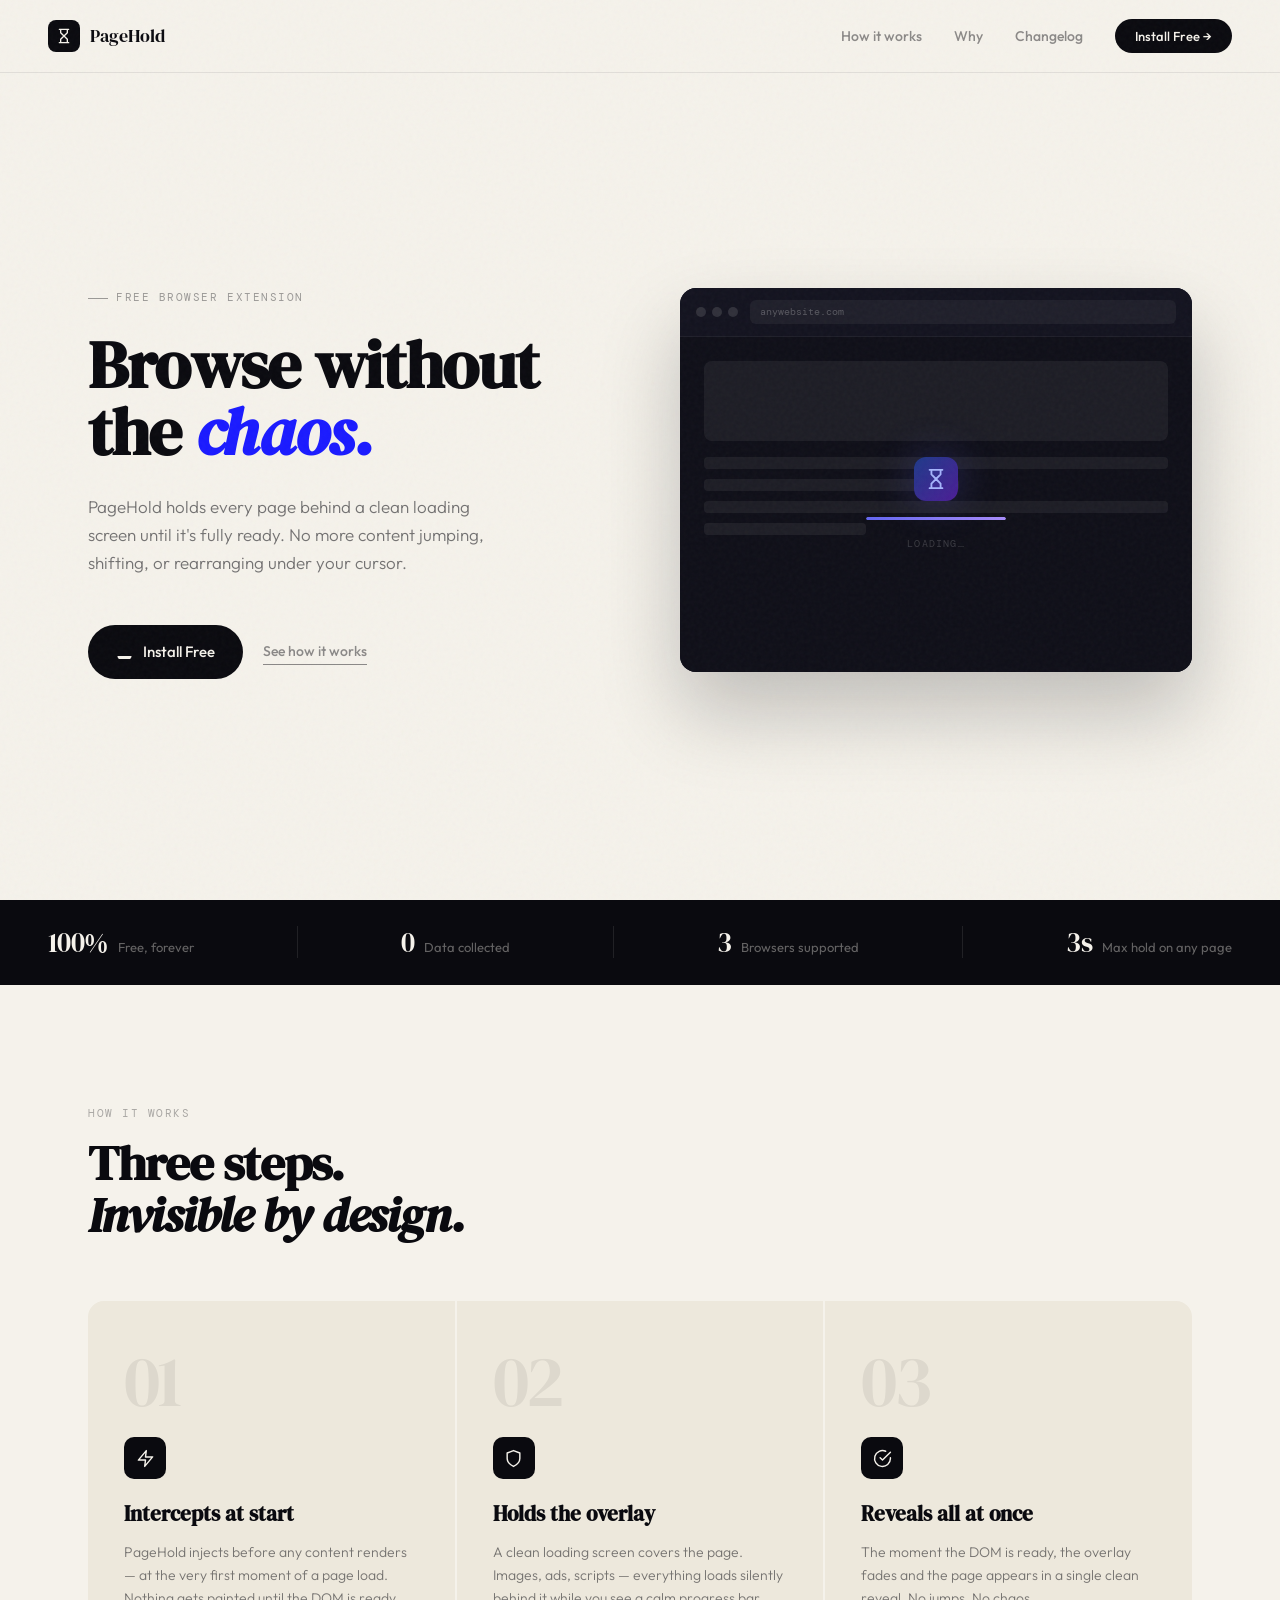
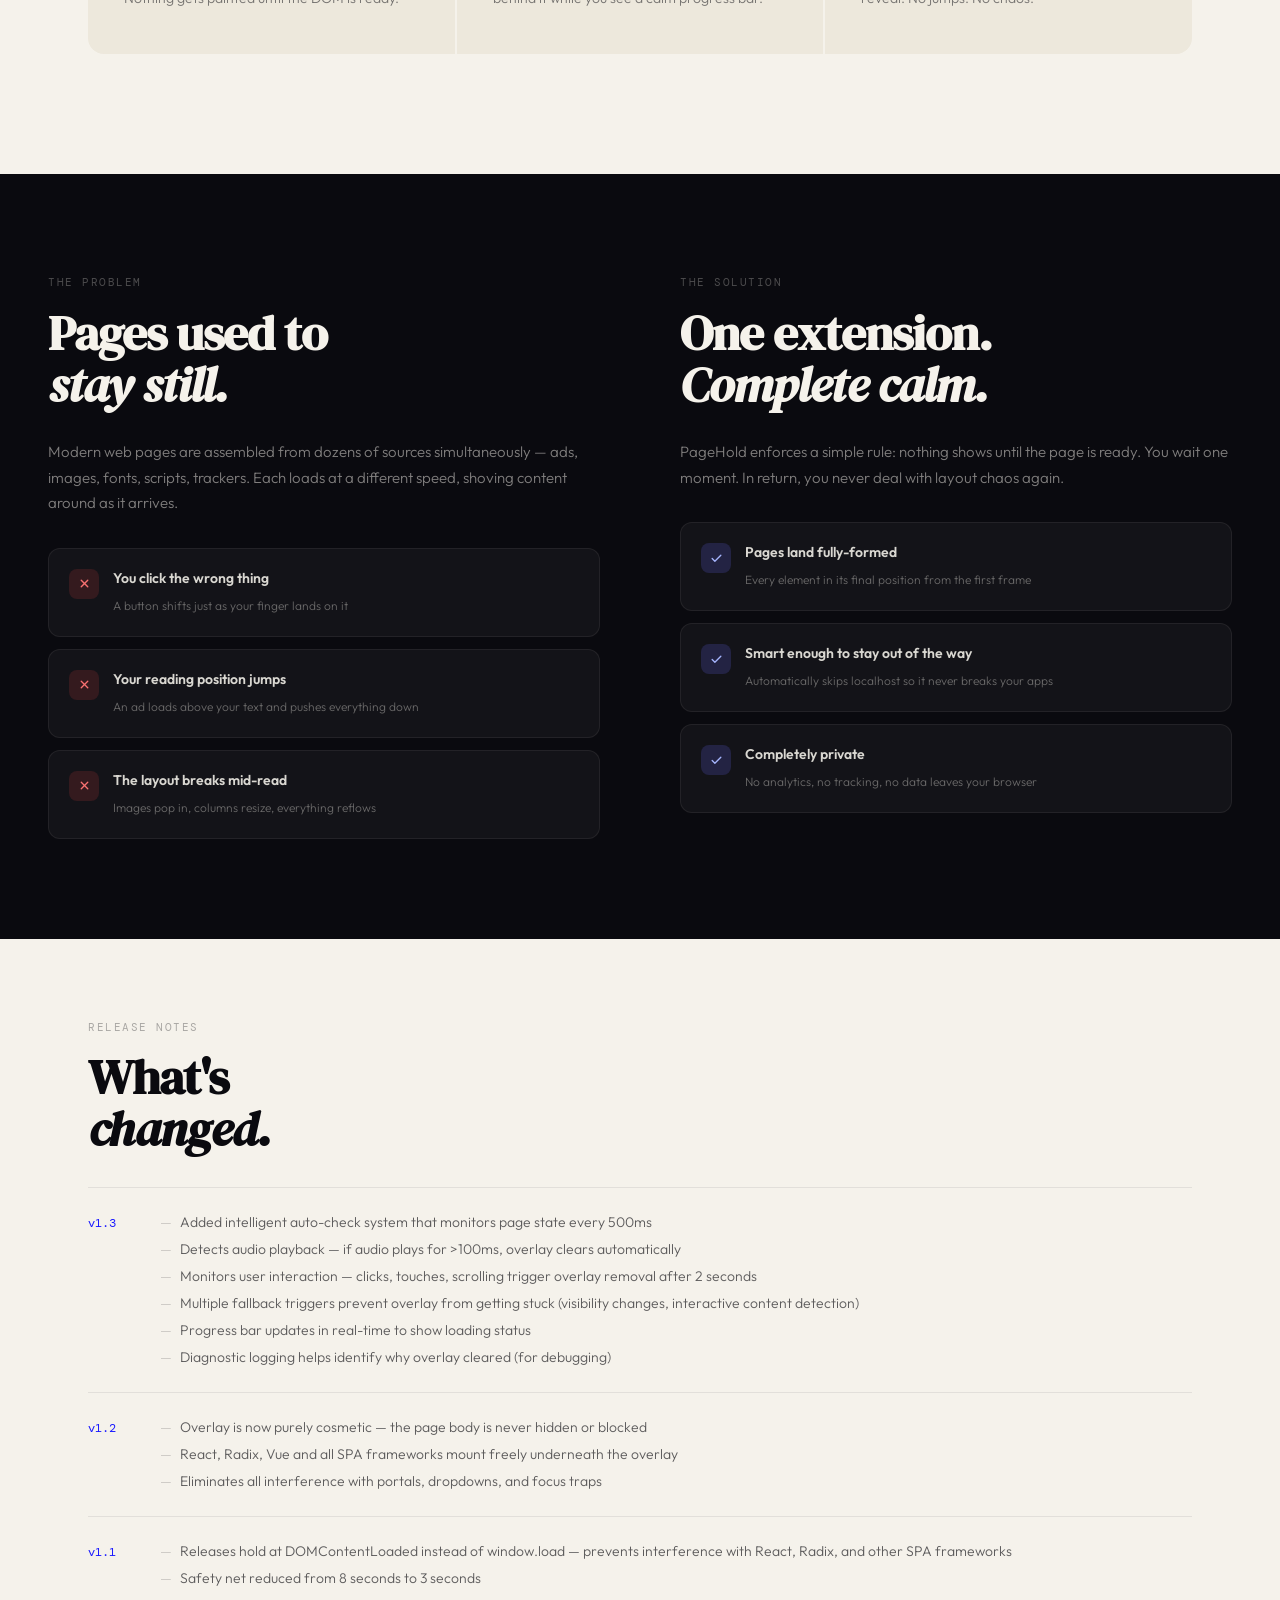
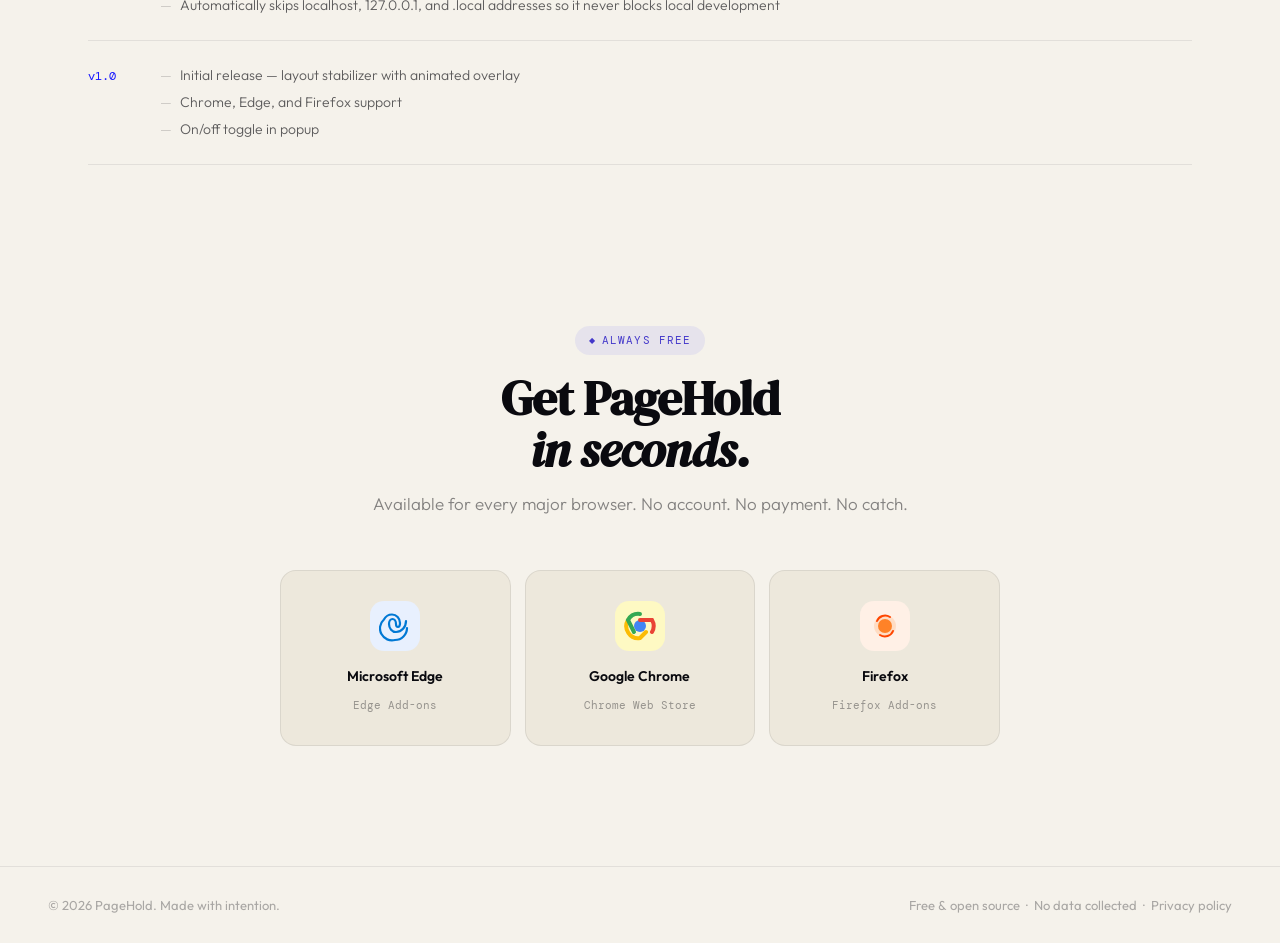
<file: index.html>
<!DOCTYPE html>
<html lang="en">
<head>
  <meta charset="UTF-8" />
  <meta name="viewport" content="width=device-width, initial-scale=1.0" />
  <title>PageHold — Browse Without the Chaos</title>
  <meta name="description" content="PageHold holds every page until it's fully loaded. No shifts. No jumps. No chaos. Just clean, stable browsing." />
  <link rel="preconnect" href="https://fonts.googleapis.com" />
  <link rel="preconnect" href="https://fonts.gstatic.com" crossorigin />
  <link href="https://fonts.googleapis.com/css2?family=DM+Serif+Display:ital@0;1&family=DM+Mono:wght@400;500&family=Outfit:wght@300;400;500;600&display=swap" rel="stylesheet" />
  <style>
    *, *::before, *::after { box-sizing: border-box; margin: 0; padding: 0; }
    :root {
      --ink: #0a0a0f;
      --paper: #f5f2eb;
      --warm: #ede8dc;
      --accent: #1a1aff;
      --serif: 'DM Serif Display', Georgia, serif;
      --mono: 'DM Mono', 'Courier New', monospace;
      --sans: 'Outfit', sans-serif;
    }
    html { scroll-behavior: smooth; }
    body { background: var(--paper); color: var(--ink); font-family: var(--sans); font-weight: 400; line-height: 1.6; overflow-x: hidden; }
    body::before {
      content: '';
      position: fixed; inset: 0;
      background-image: url("data:image/svg+xml,%3Csvg viewBox='0 0 256 256' xmlns='http://www.w3.org/2000/svg'%3E%3Cfilter id='noise'%3E%3CfeTurbulence type='fractalNoise' baseFrequency='0.9' numOctaves='4' stitchTiles='stitch'/%3E%3C/filter%3E%3Crect width='100%25' height='100%25' filter='url(%23noise)' opacity='1'/%3E%3C/svg%3E");
      opacity: 0.035; pointer-events: none; z-index: 9999;
    }

    /* NAV */
    nav { position: fixed; top: 0; left: 0; right: 0; z-index: 100; display: flex; align-items: center; justify-content: space-between; padding: 20px 48px; background: rgba(245,242,235,0.88); backdrop-filter: blur(14px); border-bottom: 1px solid rgba(10,10,15,0.08); }
    .nav-logo { display: flex; align-items: center; gap: 10px; text-decoration: none; color: var(--ink); }
    .nav-logo-mark { width: 32px; height: 32px; background: var(--ink); border-radius: 8px; display: grid; place-items: center; }
    .nav-logo-mark svg { width: 16px; height: 16px; stroke: var(--paper); fill: none; stroke-width: 2; stroke-linecap: round; stroke-linejoin: round; }
    .nav-wordmark { font-family: var(--serif); font-size: 18px; }
    .nav-links { display: flex; align-items: center; gap: 32px; list-style: none; }
    .nav-links a { text-decoration: none; color: var(--ink); font-size: 14px; font-weight: 500; opacity: 0.45; transition: opacity .2s; }
    .nav-links a:hover { opacity: 1; }
    .nav-cta { background: var(--ink) !important; color: var(--paper) !important; padding: 9px 20px !important; border-radius: 99px !important; opacity: 1 !important; font-size: 13px !important; }
    .nav-cta:hover { opacity: 0.85 !important; }

    /* HERO */
    .hero { min-height: 100vh; padding: 160px 48px 100px; display: grid; grid-template-columns: 1fr 1fr; gap: 80px; align-items: center; max-width: 1200px; margin: 0 auto; }
    .hero-eyebrow { display: inline-flex; align-items: center; gap: 8px; font-family: var(--mono); font-size: 11px; letter-spacing: 0.14em; text-transform: uppercase; color: var(--ink); opacity: 0.38; margin-bottom: 24px; }
    .hero-eyebrow::before { content: ''; display: block; width: 20px; height: 1px; background: currentColor; }
    h1 { font-family: var(--serif); font-size: clamp(50px, 5.2vw, 78px); line-height: 1.01; letter-spacing: -0.02em; margin-bottom: 28px; }
    h1 em { font-style: italic; color: var(--accent); }
    .hero-sub { font-size: 17px; font-weight: 300; line-height: 1.65; color: rgba(10,10,15,0.55); max-width: 400px; margin-bottom: 48px; }
    .hero-actions { display: flex; align-items: center; gap: 20px; flex-wrap: wrap; }
    .btn-primary { display: inline-flex; align-items: center; gap: 10px; background: var(--ink); color: var(--paper); text-decoration: none; padding: 15px 28px; border-radius: 99px; font-size: 15px; font-weight: 500; transition: transform .2s, box-shadow .2s; }
    .btn-primary:hover { transform: translateY(-2px); box-shadow: 0 8px 30px rgba(10,10,15,0.22); }
    .btn-primary svg { width: 17px; height: 17px; fill: currentColor; }
    .btn-ghost { display: inline-flex; align-items: center; gap: 6px; color: var(--ink); text-decoration: none; font-size: 14px; font-weight: 500; opacity: 0.45; transition: opacity .2s; border-bottom: 1px solid currentColor; padding-bottom: 2px; }
    .btn-ghost:hover { opacity: 1; }

    /* BROWSER MOCK */
    .browser-mock { background: #1a1a2e; border-radius: 16px; overflow: hidden; box-shadow: 0 40px 80px rgba(10,10,15,0.22), 0 0 0 1px rgba(255,255,255,0.05); aspect-ratio: 4/3; position: relative; }
    .browser-chrome { background: #13131f; padding: 12px 16px; display: flex; align-items: center; gap: 12px; border-bottom: 1px solid rgba(255,255,255,0.05); }
    .browser-dots { display: flex; gap: 6px; }
    .browser-dots span { width: 10px; height: 10px; border-radius: 50%; background: rgba(255,255,255,0.12); }
    .browser-bar { flex: 1; background: rgba(255,255,255,0.05); border-radius: 6px; height: 24px; display: flex; align-items: center; padding: 0 10px; }
    .browser-bar-url { font-family: var(--mono); font-size: 10px; color: rgba(255,255,255,0.25); }
    .browser-body { position: relative; height: calc(100% - 49px); background: #0f0f18; display: flex; flex-direction: column; align-items: center; justify-content: center; gap: 20px; }
    .ghost-content { position: absolute; inset: 0; padding: 24px; display: flex; flex-direction: column; gap: 10px; opacity: 0.06; }
    .ghost-line { height: 12px; background: #fff; border-radius: 4px; }
    .ghost-line.short { width: 55%; }
    .ghost-line.shorter { width: 35%; }
    .ghost-line.tall { height: 80px; width: 100%; border-radius: 8px; margin-bottom: 6px; }
    .mock-overlay { position: relative; z-index: 2; display: flex; flex-direction: column; align-items: center; gap: 16px; }
    .mock-hourglass { width: 44px; height: 44px; background: linear-gradient(135deg, #1e3a8a, #4c1d95); border-radius: 12px; display: grid; place-items: center; box-shadow: 0 0 40px rgba(99,102,241,0.28); }
    .mock-hourglass svg { width: 22px; height: 22px; stroke: #a5b4fc; fill: none; stroke-width: 2; stroke-linecap: round; stroke-linejoin: round; animation: hg-rock 3s ease-in-out infinite; }
    @keyframes hg-rock { 0%,40%{transform:rotate(0deg)} 50%,90%{transform:rotate(180deg)} 100%{transform:rotate(180deg)} }
    .mock-bar-wrap { width: 140px; height: 3px; background: rgba(255,255,255,0.07); border-radius: 99px; overflow: hidden; }
    .mock-bar { height: 100%; background: linear-gradient(90deg,#6366f1,#a78bfa); border-radius: 99px; animation: prog 3s ease-in-out infinite; }
    @keyframes prog { 0%{width:0%} 60%{width:85%} 90%{width:100%} 100%{width:100%;opacity:0} }
    .mock-label { font-family: var(--mono); font-size: 10px; letter-spacing: 0.12em; text-transform: uppercase; color: rgba(255,255,255,0.18); }
    .mock-reveal { position: absolute; inset: 0; background: #fff; display: flex; flex-direction: column; padding: 20px; gap: 8px; animation: rev 3s ease-in-out infinite; opacity: 0; }
    @keyframes rev { 0%,80%{opacity:0;transform:translateY(5px)} 90%,95%{opacity:1;transform:translateY(0)} 100%{opacity:0} }
    .reveal-line { height: 11px; background: #e5e7eb; border-radius: 4px; }
    .reveal-line.h { background: #374151; width: 70%; height: 16px; }
    .reveal-line.s { width: 45%; }
    .reveal-img { height: 70px; background: linear-gradient(135deg,#dbeafe,#ede9fe); border-radius: 8px; margin-bottom: 4px; }

    /* STATS */
    .stats-bar { background: var(--ink); color: var(--paper); padding: 20px 48px; }
    .stats-inner { max-width: 1200px; margin: 0 auto; display: flex; align-items: center; justify-content: space-between; gap: 32px; }
    .stat { display: flex; align-items: baseline; gap: 10px; }
    .stat-num { font-family: var(--serif); font-size: 28px; letter-spacing: -0.02em; }
    .stat-label { font-size: 13px; opacity: 0.38; }
    .stats-div { width: 1px; height: 32px; background: rgba(245,242,235,0.1); }

    /* SECTION */
    .section { padding: 120px 48px; max-width: 1200px; margin: 0 auto; }
    .section-label { font-family: var(--mono); font-size: 11px; letter-spacing: 0.14em; text-transform: uppercase; color: var(--ink); opacity: 0.32; margin-bottom: 16px; }
    h2 { font-family: var(--serif); font-size: clamp(34px, 3.8vw, 54px); line-height: 1.06; letter-spacing: -0.02em; margin-bottom: 60px; }
    h2 em { font-style: italic; }

    /* STEPS */
    .steps { display: grid; grid-template-columns: repeat(3,1fr); gap: 2px; }
    .step { background: var(--warm); padding: 44px 36px; }
    .step:first-child { border-radius: 16px 0 0 16px; }
    .step:last-child { border-radius: 0 16px 16px 0; }
    .step-num { font-family: var(--serif); font-size: 72px; line-height: 1; color: rgba(10,10,15,0.07); margin-bottom: 20px; letter-spacing: -0.04em; }
    .step-icon { width: 42px; height: 42px; background: var(--ink); border-radius: 10px; display: grid; place-items: center; margin-bottom: 18px; }
    .step-icon svg { width: 19px; height: 19px; stroke: var(--paper); fill: none; stroke-width: 1.8; stroke-linecap: round; stroke-linejoin: round; }
    .step h3 { font-family: var(--serif); font-size: 21px; margin-bottom: 10px; }
    .step p { font-size: 14px; font-weight: 300; color: rgba(10,10,15,0.52); line-height: 1.65; }

    /* CONTRAST */
    .contrast { background: var(--ink); color: var(--paper); padding: 100px 48px; }
    .contrast-inner { max-width: 1200px; margin: 0 auto; display: grid; grid-template-columns: 1fr 1fr; gap: 80px; align-items: start; }
    .contrast .section-label { color: var(--paper); opacity: 0.28; }
    .contrast h2 { color: var(--paper); margin-bottom: 28px; }
    .contrast p { font-size: 15px; font-weight: 300; line-height: 1.7; color: rgba(245,242,235,0.5); }
    .plist { list-style: none; display: flex; flex-direction: column; gap: 12px; margin-top: 32px; }
    .pitem { display: flex; align-items: flex-start; gap: 14px; padding: 18px 20px; background: rgba(245,242,235,0.04); border: 1px solid rgba(245,242,235,0.07); border-radius: 12px; }
    .pitem-icon { width: 30px; height: 30px; border-radius: 8px; display: grid; place-items: center; flex-shrink: 0; margin-top: 2px; }
    .pitem-icon.bad { background: rgba(239,68,68,0.15); }
    .pitem-icon.good { background: rgba(99,102,241,0.2); }
    .pitem-icon svg { width: 13px; height: 13px; stroke-width: 2.5; stroke-linecap: round; stroke-linejoin: round; fill: none; }
    .pitem-icon.bad svg { stroke: #f87171; }
    .pitem-icon.good svg { stroke: #a5b4fc; }
    .pitem-text strong { display: block; font-size: 14px; font-weight: 600; margin-bottom: 3px; color: rgba(245,242,235,0.88); }
    .pitem-text span { font-size: 12px; color: rgba(245,242,235,0.38); font-weight: 300; }

    /* CHANGELOG */
    .changelog { padding: 80px 48px; max-width: 1200px; margin: 0 auto; }
    .changelog h2 { margin-bottom: 32px; }
    .changelog-entry { display: flex; gap: 24px; padding: 24px 0; border-top: 1px solid rgba(10,10,15,0.08); }
    .changelog-entry:last-child { border-bottom: 1px solid rgba(10,10,15,0.08); }
    .changelog-version { font-family: var(--mono); font-size: 12px; color: var(--accent); min-width: 48px; padding-top: 2px; }
    .changelog-items { display: flex; flex-direction: column; gap: 6px; }
    .changelog-item { font-size: 14px; font-weight: 300; color: rgba(10,10,15,0.65); line-height: 1.5; }
    .changelog-item::before { content: '—'; margin-right: 8px; opacity: 0.3; }

    /* DOWNLOAD */
    .dl-section { padding: 80px 48px 120px; max-width: 1200px; margin: 0 auto; text-align: center; }
    .dl-section h2 { margin-bottom: 14px; }
    .dl-section .sub { font-size: 17px; font-weight: 300; color: rgba(10,10,15,0.48); margin-bottom: 52px; }
    .free-badge { display: inline-flex; align-items: center; gap: 6px; background: rgba(99,102,241,0.1); color: #4338ca; font-family: var(--mono); font-size: 11px; letter-spacing: 0.1em; text-transform: uppercase; padding: 6px 14px; border-radius: 99px; margin-bottom: 18px; }
    .free-badge::before { content: '◆'; font-size: 8px; }
    .dl-cards { display: grid; grid-template-columns: repeat(3,1fr); gap: 14px; max-width: 720px; margin: 0 auto; }
    .dl-card { background: var(--warm); border: 1px solid rgba(10,10,15,0.08); border-radius: 16px; padding: 30px 22px; text-decoration: none; color: var(--ink); transition: transform .2s, box-shadow .2s, border-color .2s; display: flex; flex-direction: column; align-items: center; gap: 10px; }
    .dl-card:hover { transform: translateY(-4px); box-shadow: 0 16px 48px rgba(10,10,15,0.11); border-color: rgba(10,10,15,0.18); }
    .dl-card-icon { width: 50px; height: 50px; border-radius: 14px; display: grid; place-items: center; margin-bottom: 4px; }
    .dc-edge { background: #e8f0fe; }
    .dc-chrome { background: #fef9c3; }
    .dc-ff { background: #fff0e6; }
    .dl-card strong { font-size: 14px; font-weight: 600; display: block; }
    .dl-card span { font-size: 11px; color: rgba(10,10,15,0.38); font-family: var(--mono); }

    /* FOOTER */
    footer { border-top: 1px solid rgba(10,10,15,0.08); padding: 28px 48px; display: flex; align-items: center; justify-content: space-between; font-size: 13px; color: rgba(10,10,15,0.32); }
    footer a { color: inherit; text-decoration: none; }
    footer a:hover { color: var(--ink); }

    /* ANIMATIONS */
    .fade-up { opacity: 0; transform: translateY(22px); transition: opacity 0.6s ease, transform 0.6s ease; }
    .fade-up.visible { opacity: 1; transform: translateY(0); }
    .fade-up:nth-child(2) { transition-delay: 0.1s; }
    .fade-up:nth-child(3) { transition-delay: 0.2s; }

    /* RESPONSIVE */
    @media (max-width: 900px) {
      nav { padding: 14px 20px; }
      .nav-links { display: none; }
      .hero { grid-template-columns: 1fr; padding: 110px 20px 60px; gap: 40px; }
      .stats-inner { flex-wrap: wrap; gap: 20px; }
      .stats-div { display: none; }
      .section { padding: 72px 20px; }
      .steps { grid-template-columns: 1fr; }
      .step:first-child { border-radius: 16px 16px 0 0; }
      .step:last-child { border-radius: 0 0 16px 16px; }
      .contrast { padding: 72px 20px; }
      .contrast-inner { grid-template-columns: 1fr; gap: 48px; }
      .changelog { padding: 60px 20px; }
      .dl-section { padding: 60px 20px 80px; }
      .dl-cards { grid-template-columns: 1fr; max-width: 300px; }
      footer { padding: 20px; flex-direction: column; gap: 10px; text-align: center; }
    }
  </style>
</head>
<body>

<nav>
  <a href="#" class="nav-logo">
    <div class="nav-logo-mark">
      <svg viewBox="0 0 24 24"><path d="M5 2h14M5 22h14M7 2v5l5 5-5 5v5M17 2v5l-5 5 5 5v5"/></svg>
    </div>
    <span class="nav-wordmark">PageHold</span>
  </a>
  <ul class="nav-links">
    <li><a href="#how">How it works</a></li>
    <li><a href="#why">Why</a></li>
    <li><a href="#changelog">Changelog</a></li>
    <li><a href="#download" class="nav-cta">Install Free →</a></li>
  </ul>
</nav>

<!-- HERO -->
<section class="hero">
  <div>
    <div class="hero-eyebrow">Free browser extension</div>
    <h1>Browse without<br>the <em>chaos.</em></h1>
    <p class="hero-sub">PageHold holds every page behind a clean loading screen until it's fully ready. No more content jumping, shifting, or rearranging under your cursor.</p>
    <div class="hero-actions">
      <a href="#download" class="btn-primary">
        <svg viewBox="0 0 24 24"><path d="M12 15V3m0 12l-4-4m4 4l4-4M2 17l.621 2.485A2 2 0 004.561 21h14.878a2 2 0 001.94-1.515L22 17"/></svg>
        Install Free
      </a>
      <a href="#how" class="btn-ghost">See how it works</a>
    </div>
  </div>
  <div>
    <div class="browser-mock">
      <div class="browser-chrome">
        <div class="browser-dots"><span></span><span></span><span></span></div>
        <div class="browser-bar"><span class="browser-bar-url">anywebsite.com</span></div>
      </div>
      <div class="browser-body">
        <div class="ghost-content">
          <div class="ghost-line tall"></div>
          <div class="ghost-line"></div>
          <div class="ghost-line short"></div>
          <div class="ghost-line"></div>
          <div class="ghost-line shorter"></div>
        </div>
        <div class="mock-overlay">
          <div class="mock-hourglass">
            <svg viewBox="0 0 24 24"><path d="M5 2h14M5 22h14M7 2v5l5 5-5 5v5M17 2v5l-5 5 5 5v5"/></svg>
          </div>
          <div class="mock-bar-wrap"><div class="mock-bar"></div></div>
          <div class="mock-label">Loading…</div>
        </div>
        <div class="mock-reveal">
          <div class="reveal-img"></div>
          <div class="reveal-line h"></div>
          <div class="reveal-line"></div>
          <div class="reveal-line s"></div>
          <div class="reveal-line"></div>
          <div class="reveal-line s"></div>
        </div>
      </div>
    </div>
  </div>
</section>

<!-- STATS -->
<div class="stats-bar">
  <div class="stats-inner">
    <div class="stat"><span class="stat-num">100%</span><span class="stat-label">Free, forever</span></div>
    <div class="stats-div"></div>
    <div class="stat"><span class="stat-num">0</span><span class="stat-label">Data collected</span></div>
    <div class="stats-div"></div>
    <div class="stat"><span class="stat-num">3</span><span class="stat-label">Browsers supported</span></div>
    <div class="stats-div"></div>
    <div class="stat"><span class="stat-num">3s</span><span class="stat-label">Max hold on any page</span></div>
  </div>
</div>

<!-- HOW IT WORKS -->
<section class="section" id="how">
  <div class="section-label">How it works</div>
  <h2>Three steps.<br><em>Invisible by design.</em></h2>
  <div class="steps">
    <div class="step fade-up">
      <div class="step-num">01</div>
      <div class="step-icon"><svg viewBox="0 0 24 24"><path d="M13 2L3 14h9l-1 8 10-12h-9l1-8z"/></svg></div>
      <h3>Intercepts at start</h3>
      <p>PageHold injects before any content renders — at the very first moment of a page load. Nothing gets painted until the DOM is ready.</p>
    </div>
    <div class="step fade-up">
      <div class="step-num">02</div>
      <div class="step-icon"><svg viewBox="0 0 24 24"><path d="M12 22s8-4 8-10V5l-8-3-8 3v7c0 6 8 10 8 10z"/></svg></div>
      <h3>Holds the overlay</h3>
      <p>A clean loading screen covers the page. Images, ads, scripts — everything loads silently behind it while you see a calm progress bar.</p>
    </div>
    <div class="step fade-up">
      <div class="step-num">03</div>
      <div class="step-icon"><svg viewBox="0 0 24 24"><path d="M22 11.08V12a10 10 0 11-5.93-9.14"/><polyline points="22 4 12 14.01 9 11.01"/></svg></div>
      <h3>Reveals all at once</h3>
      <p>The moment the DOM is ready, the overlay fades and the page appears in a single clean reveal. No jumps. No chaos.</p>
    </div>
  </div>
</section>

<!-- WHY -->
<div class="contrast" id="why">
  <div class="contrast-inner">
    <div>
      <div class="section-label">The problem</div>
      <h2>Pages used to<br><em>stay still.</em></h2>
      <p>Modern web pages are assembled from dozens of sources simultaneously — ads, images, fonts, scripts, trackers. Each loads at a different speed, shoving content around as it arrives.</p>
      <ul class="plist">
        <li class="pitem">
          <div class="pitem-icon bad"><svg viewBox="0 0 24 24"><line x1="18" y1="6" x2="6" y2="18"/><line x1="6" y1="6" x2="18" y2="18"/></svg></div>
          <div class="pitem-text"><strong>You click the wrong thing</strong><span>A button shifts just as your finger lands on it</span></div>
        </li>
        <li class="pitem">
          <div class="pitem-icon bad"><svg viewBox="0 0 24 24"><line x1="18" y1="6" x2="6" y2="18"/><line x1="6" y1="6" x2="18" y2="18"/></svg></div>
          <div class="pitem-text"><strong>Your reading position jumps</strong><span>An ad loads above your text and pushes everything down</span></div>
        </li>
        <li class="pitem">
          <div class="pitem-icon bad"><svg viewBox="0 0 24 24"><line x1="18" y1="6" x2="6" y2="18"/><line x1="6" y1="6" x2="18" y2="18"/></svg></div>
          <div class="pitem-text"><strong>The layout breaks mid-read</strong><span>Images pop in, columns resize, everything reflows</span></div>
        </li>
      </ul>
    </div>
    <div>
      <div class="section-label">The solution</div>
      <h2>One extension.<br><em>Complete calm.</em></h2>
      <p>PageHold enforces a simple rule: nothing shows until the page is ready. You wait one moment. In return, you never deal with layout chaos again.</p>
      <ul class="plist">
        <li class="pitem">
          <div class="pitem-icon good"><svg viewBox="0 0 24 24"><polyline points="20 6 9 17 4 12"/></svg></div>
          <div class="pitem-text"><strong>Pages land fully-formed</strong><span>Every element in its final position from the first frame</span></div>
        </li>
        <li class="pitem">
          <div class="pitem-icon good"><svg viewBox="0 0 24 24"><polyline points="20 6 9 17 4 12"/></svg></div>
          <div class="pitem-text"><strong>Smart enough to stay out of the way</strong><span>Automatically skips localhost so it never breaks your apps</span></div>
        </li>
        <li class="pitem">
          <div class="pitem-icon good"><svg viewBox="0 0 24 24"><polyline points="20 6 9 17 4 12"/></svg></div>
          <div class="pitem-text"><strong>Completely private</strong><span>No analytics, no tracking, no data leaves your browser</span></div>
        </li>
      </ul>
    </div>
  </div>
</div>

<!-- CHANGELOG -->
<section class="changelog" id="changelog">
  <div class="section-label">Release notes</div>
  <h2>What's<br><em>changed.</em></h2>

  <div class="changelog-entry">
    <div class="changelog-version">v1.3</div>
    <div class="changelog-items">
      <div class="changelog-item">Added intelligent auto-check system that monitors page state every 500ms</div>
      <div class="changelog-item">Detects audio playback — if audio plays for >100ms, overlay clears automatically</div>
      <div class="changelog-item">Monitors user interaction — clicks, touches, scrolling trigger overlay removal after 2 seconds</div>
      <div class="changelog-item">Multiple fallback triggers prevent overlay from getting stuck (visibility changes, interactive content detection)</div>
      <div class="changelog-item">Progress bar updates in real-time to show loading status</div>
      <div class="changelog-item">Diagnostic logging helps identify why overlay cleared (for debugging)</div>
    </div>
  </div>

  <div class="changelog-entry">
    <div class="changelog-version">v1.2</div>
    <div class="changelog-items">
      <div class="changelog-item">Overlay is now purely cosmetic — the page body is never hidden or blocked</div>
      <div class="changelog-item">React, Radix, Vue and all SPA frameworks mount freely underneath the overlay</div>
      <div class="changelog-item">Eliminates all interference with portals, dropdowns, and focus traps</div>
    </div>
  </div>

  <div class="changelog-entry">
    <div class="changelog-version">v1.1</div>
    <div class="changelog-items">
      <div class="changelog-item">Releases hold at DOMContentLoaded instead of window.load — prevents interference with React, Radix, and other SPA frameworks</div>
      <div class="changelog-item">Safety net reduced from 8 seconds to 3 seconds</div>
      <div class="changelog-item">Automatically skips localhost, 127.0.0.1, and .local addresses so it never blocks local development</div>
    </div>
  </div>

  <div class="changelog-entry">
    <div class="changelog-version">v1.0</div>
    <div class="changelog-items">
      <div class="changelog-item">Initial release — layout stabilizer with animated overlay</div>
      <div class="changelog-item">Chrome, Edge, and Firefox support</div>
      <div class="changelog-item">On/off toggle in popup</div>
    </div>
  </div>
</section>

<!-- DOWNLOAD -->
<section class="dl-section" id="download">
  <div class="free-badge">Always free</div>
  <h2>Get PageHold<br><em>in seconds.</em></h2>
  <p class="sub">Available for every major browser. No account. No payment. No catch.</p>
  <div class="dl-cards">
    <a href="#" class="dl-card">
      <div class="dl-card-icon dc-edge">
        <svg width="32" height="32" viewBox="0 0 32 32" fill="none">
          <path d="M28 18c0 6.627-5.373 12-12 12A12 12 0 014.929 9.5C6.5 6.5 9.5 4.5 13 4.5c4.418 0 8 3.806 8 8.5 0 2.485-.895 4-2 4s-2-1-2-3c0-2.761-1.567-5-3.5-5C11.567 9 10 11.239 10 14c0 4.418 3.134 8 7 8 5.523 0 10-4.925 10-11" stroke="#0078D4" stroke-width="2.2" stroke-linecap="round"/>
        </svg>
      </div>
      <strong>Microsoft Edge</strong>
      <span>Edge Add-ons</span>
    </a>
    <a href="#" class="dl-card">
      <div class="dl-card-icon dc-chrome">
        <svg width="32" height="32" viewBox="0 0 32 32" fill="none">
          <circle cx="16" cy="16" r="6" fill="#4285F4"/>
          <path d="M16 10h12a12 12 0 010 12" stroke="#EA4335" stroke-width="4" stroke-linecap="round"/>
          <path d="M22 22L16 28A12 12 0 014 10" stroke="#FBBC04" stroke-width="4" stroke-linecap="round"/>
          <path d="M10 22L4 10a12 12 0 0112-6" stroke="#34A853" stroke-width="4" stroke-linecap="round"/>
        </svg>
      </div>
      <strong>Google Chrome</strong>
      <span>Chrome Web Store</span>
    </a>
    <a href="#" class="dl-card">
      <div class="dl-card-icon dc-ff">
        <svg width="32" height="32" viewBox="0 0 32 32" fill="none">
          <circle cx="16" cy="16" r="11" fill="#FF6B00" opacity="0.15"/>
          <circle cx="16" cy="16" r="7" fill="#FF6B00" opacity="0.8"/>
          <path d="M8 11c2-5 8-7 13-4" stroke="#FF4500" stroke-width="2" stroke-linecap="round"/>
          <path d="M24 21c-2 5-8 7-13 4" stroke="#FF4500" stroke-width="2" stroke-linecap="round"/>
        </svg>
      </div>
      <strong>Firefox</strong>
      <span>Firefox Add-ons</span>
    </a>
  </div>
</section>

<footer>
  <span>© 2026 PageHold. Made with intention.</span>
  <span>Free &amp; open source &nbsp;·&nbsp; No data collected &nbsp;·&nbsp; <a href="#">Privacy policy</a></span>
</footer>

<script>
  const obs = new IntersectionObserver(entries => {
    entries.forEach(e => { if (e.isIntersecting) e.target.classList.add('visible'); });
  }, { threshold: 0.15 });
  document.querySelectorAll('.fade-up').forEach(el => obs.observe(el));
</script>
</body>
</html>
</file>
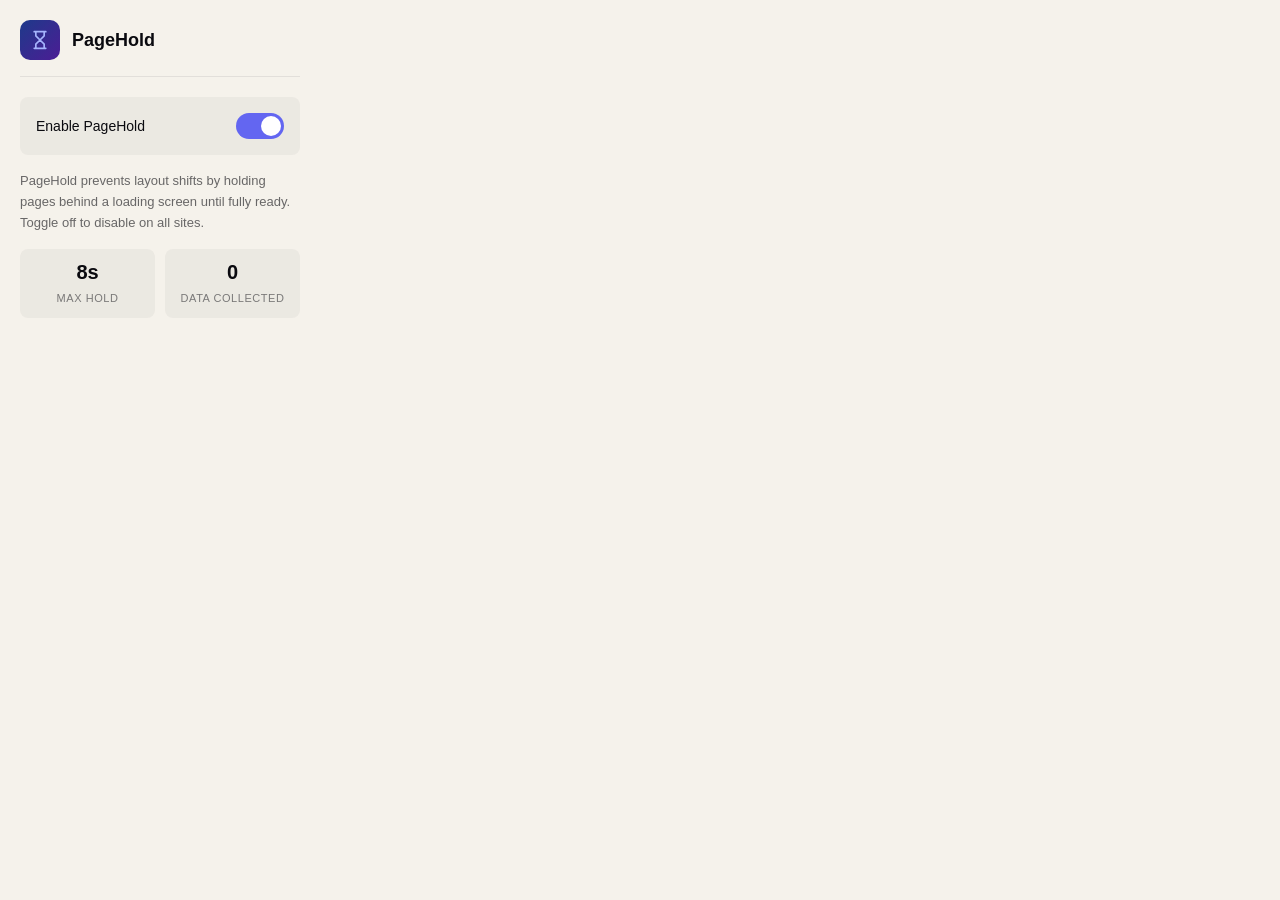
<file: popup/popup.html>
<!DOCTYPE html>
<html lang="en">
<head>
  <meta charset="UTF-8">
  <meta name="viewport" content="width=device-width, initial-scale=1.0">
  <title>PageHold</title>
  <style>
    * {
      margin: 0;
      padding: 0;
      box-sizing: border-box;
    }

    body {
      width: 320px;
      padding: 20px;
      font-family: -apple-system, BlinkMacSystemFont, 'Segoe UI', sans-serif;
      background: #f5f2eb;
      color: #0a0a0f;
    }

    .header {
      display: flex;
      align-items: center;
      gap: 12px;
      margin-bottom: 20px;
      padding-bottom: 16px;
      border-bottom: 1px solid rgba(10, 10, 15, 0.08);
    }

    .icon {
      width: 40px;
      height: 40px;
      background: linear-gradient(135deg, #1e3a8a, #4c1d95);
      border-radius: 10px;
      display: grid;
      place-items: center;
    }

    .icon svg {
      width: 20px;
      height: 20px;
      stroke: #a5b4fc;
      fill: none;
      stroke-width: 2;
    }

    h1 {
      font-size: 18px;
      font-weight: 600;
    }

    .toggle-section {
      background: rgba(10, 10, 15, 0.04);
      padding: 16px;
      border-radius: 8px;
      margin-bottom: 16px;
    }

    .toggle-row {
      display: flex;
      align-items: center;
      justify-content: space-between;
    }

    .toggle-label {
      font-size: 14px;
      font-weight: 500;
    }

    .toggle-switch {
      position: relative;
      width: 48px;
      height: 26px;
      background: rgba(10, 10, 15, 0.12);
      border-radius: 99px;
      cursor: pointer;
      transition: background 0.2s;
    }

    .toggle-switch.active {
      background: #6366f1;
    }

    .toggle-knob {
      position: absolute;
      top: 3px;
      left: 3px;
      width: 20px;
      height: 20px;
      background: white;
      border-radius: 50%;
      transition: transform 0.2s;
    }

    .toggle-switch.active .toggle-knob {
      transform: translateX(22px);
    }

    .info {
      font-size: 13px;
      line-height: 1.6;
      color: rgba(10, 10, 15, 0.6);
      margin-bottom: 16px;
    }

    .stats {
      display: grid;
      grid-template-columns: 1fr 1fr;
      gap: 10px;
    }

    .stat {
      background: rgba(10, 10, 15, 0.04);
      padding: 12px;
      border-radius: 8px;
      text-align: center;
    }

    .stat-value {
      font-size: 20px;
      font-weight: 600;
      display: block;
      margin-bottom: 4px;
    }

    .stat-label {
      font-size: 11px;
      color: rgba(10, 10, 15, 0.5);
      text-transform: uppercase;
      letter-spacing: 0.05em;
    }
  </style>
</head>
<body>
  <div class="header">
    <div class="icon">
      <svg viewBox="0 0 24 24">
        <path d="M5 2h14M5 22h14M7 2v5l5 5-5 5v5M17 2v5l-5 5 5 5v5" 
              stroke-linecap="round" stroke-linejoin="round"/>
      </svg>
    </div>
    <h1>PageHold</h1>
  </div>

  <div class="toggle-section">
    <div class="toggle-row">
      <span class="toggle-label">Enable PageHold</span>
      <div class="toggle-switch active" id="toggle">
        <div class="toggle-knob"></div>
      </div>
    </div>
  </div>

  <div class="info">
    PageHold prevents layout shifts by holding pages behind a loading screen until fully ready. Toggle off to disable on all sites.
  </div>

  <div class="stats">
    <div class="stat">
      <span class="stat-value">8s</span>
      <span class="stat-label">Max Hold</span>
    </div>
    <div class="stat">
      <span class="stat-value">0</span>
      <span class="stat-label">Data Collected</span>
    </div>
  </div>

  <script src="popup.js"></script>
</body>
</html>
</file>
